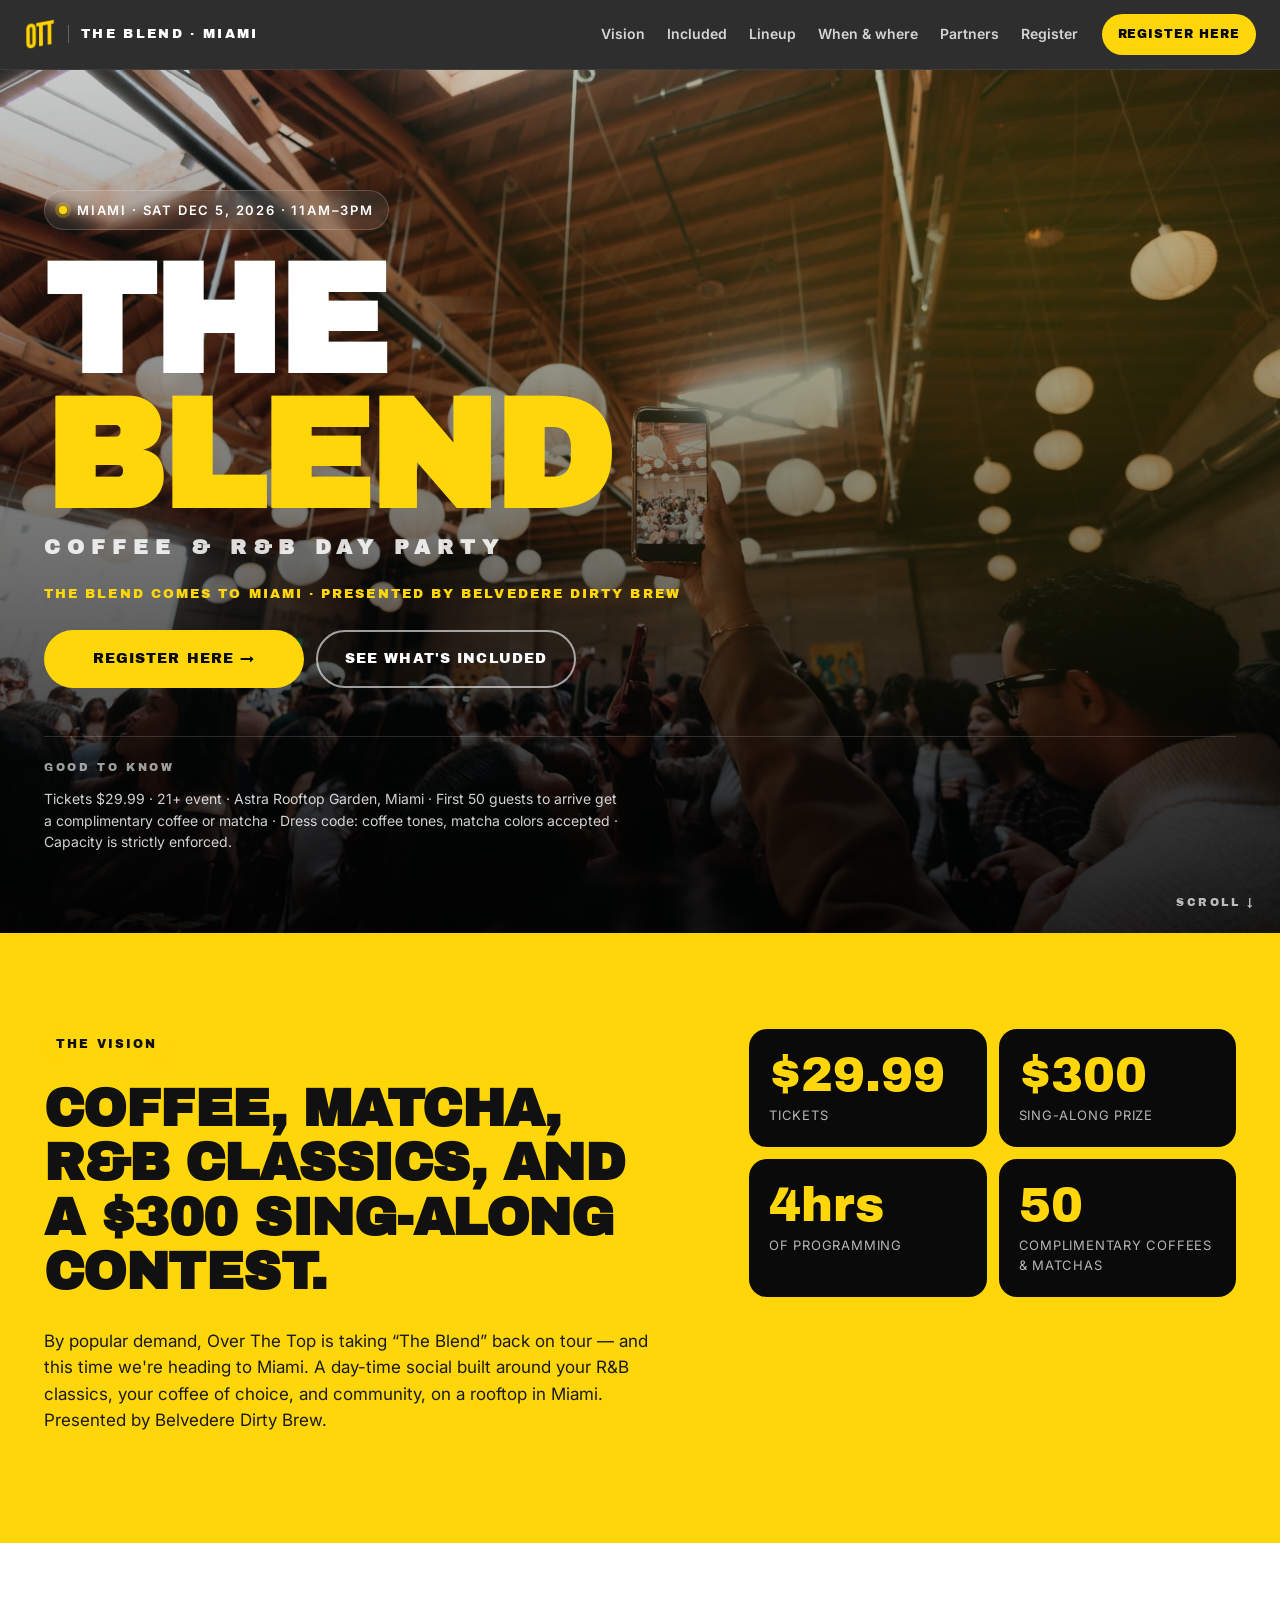
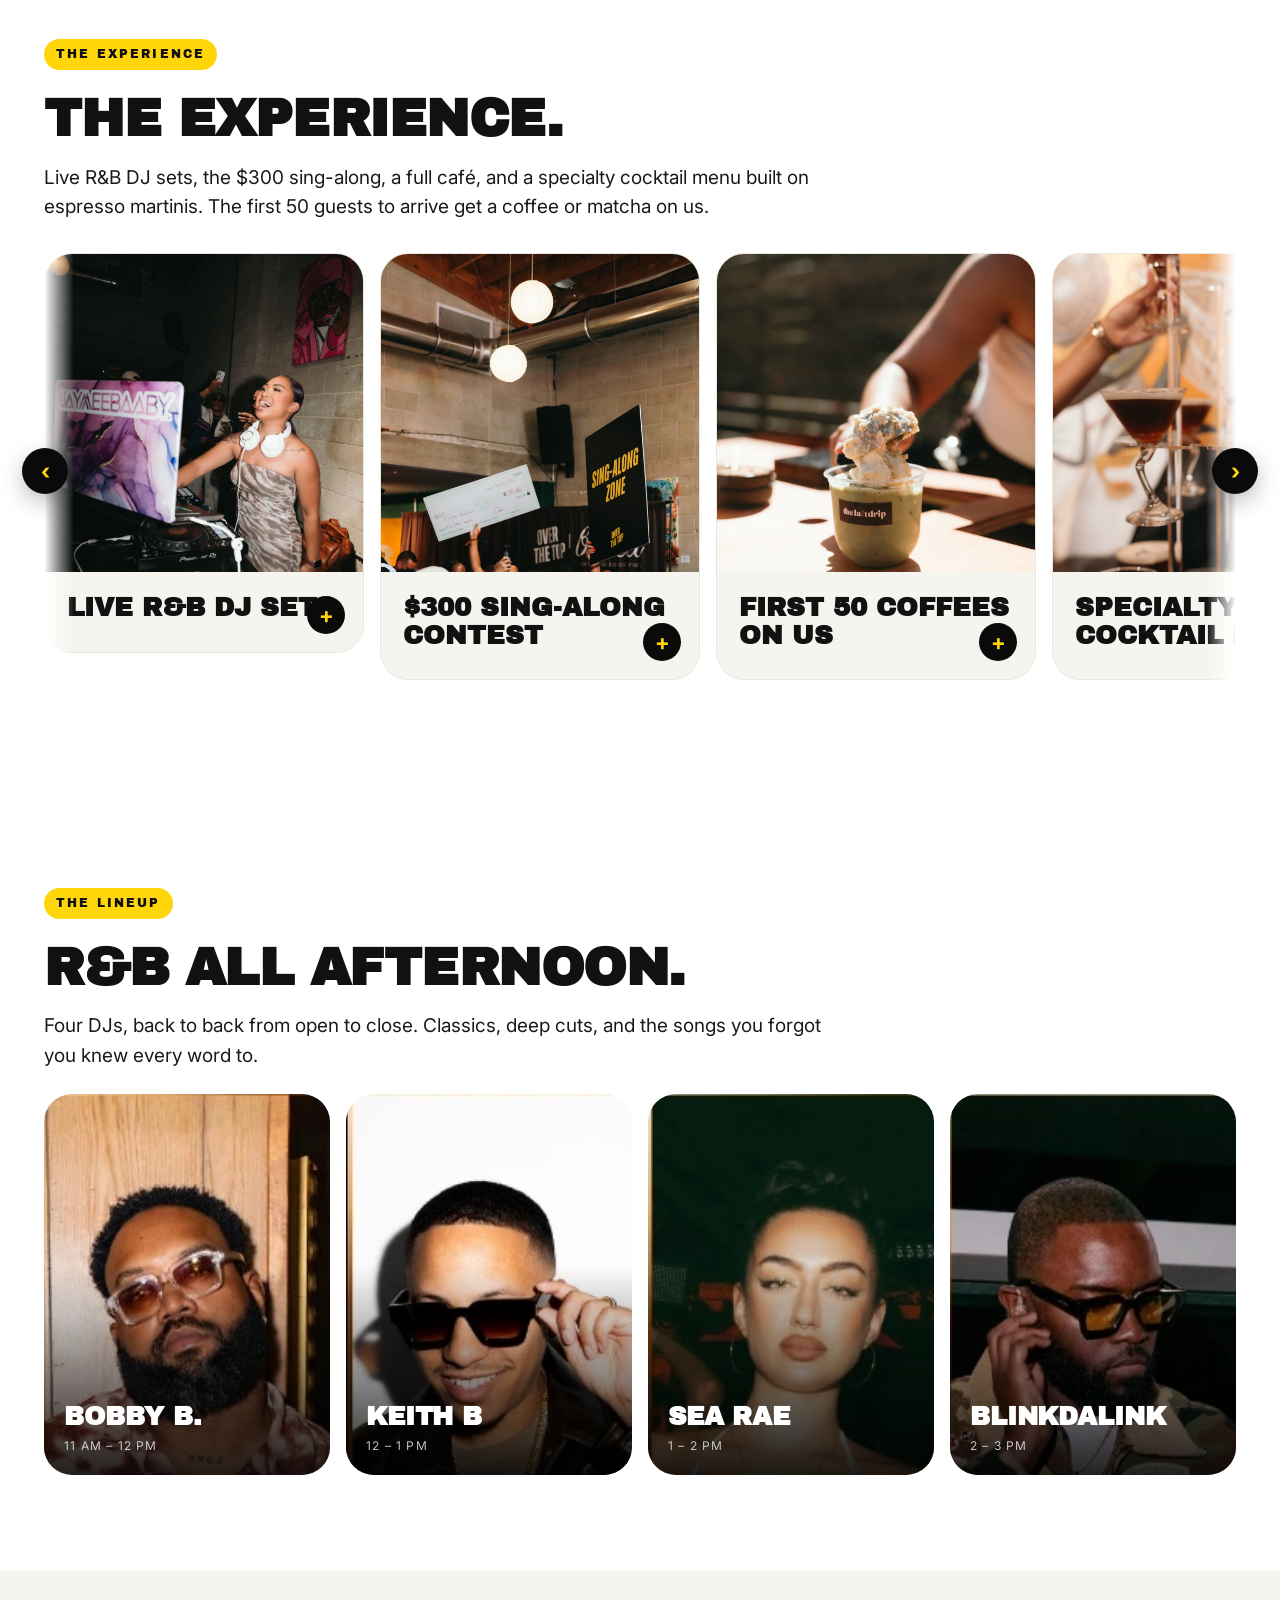
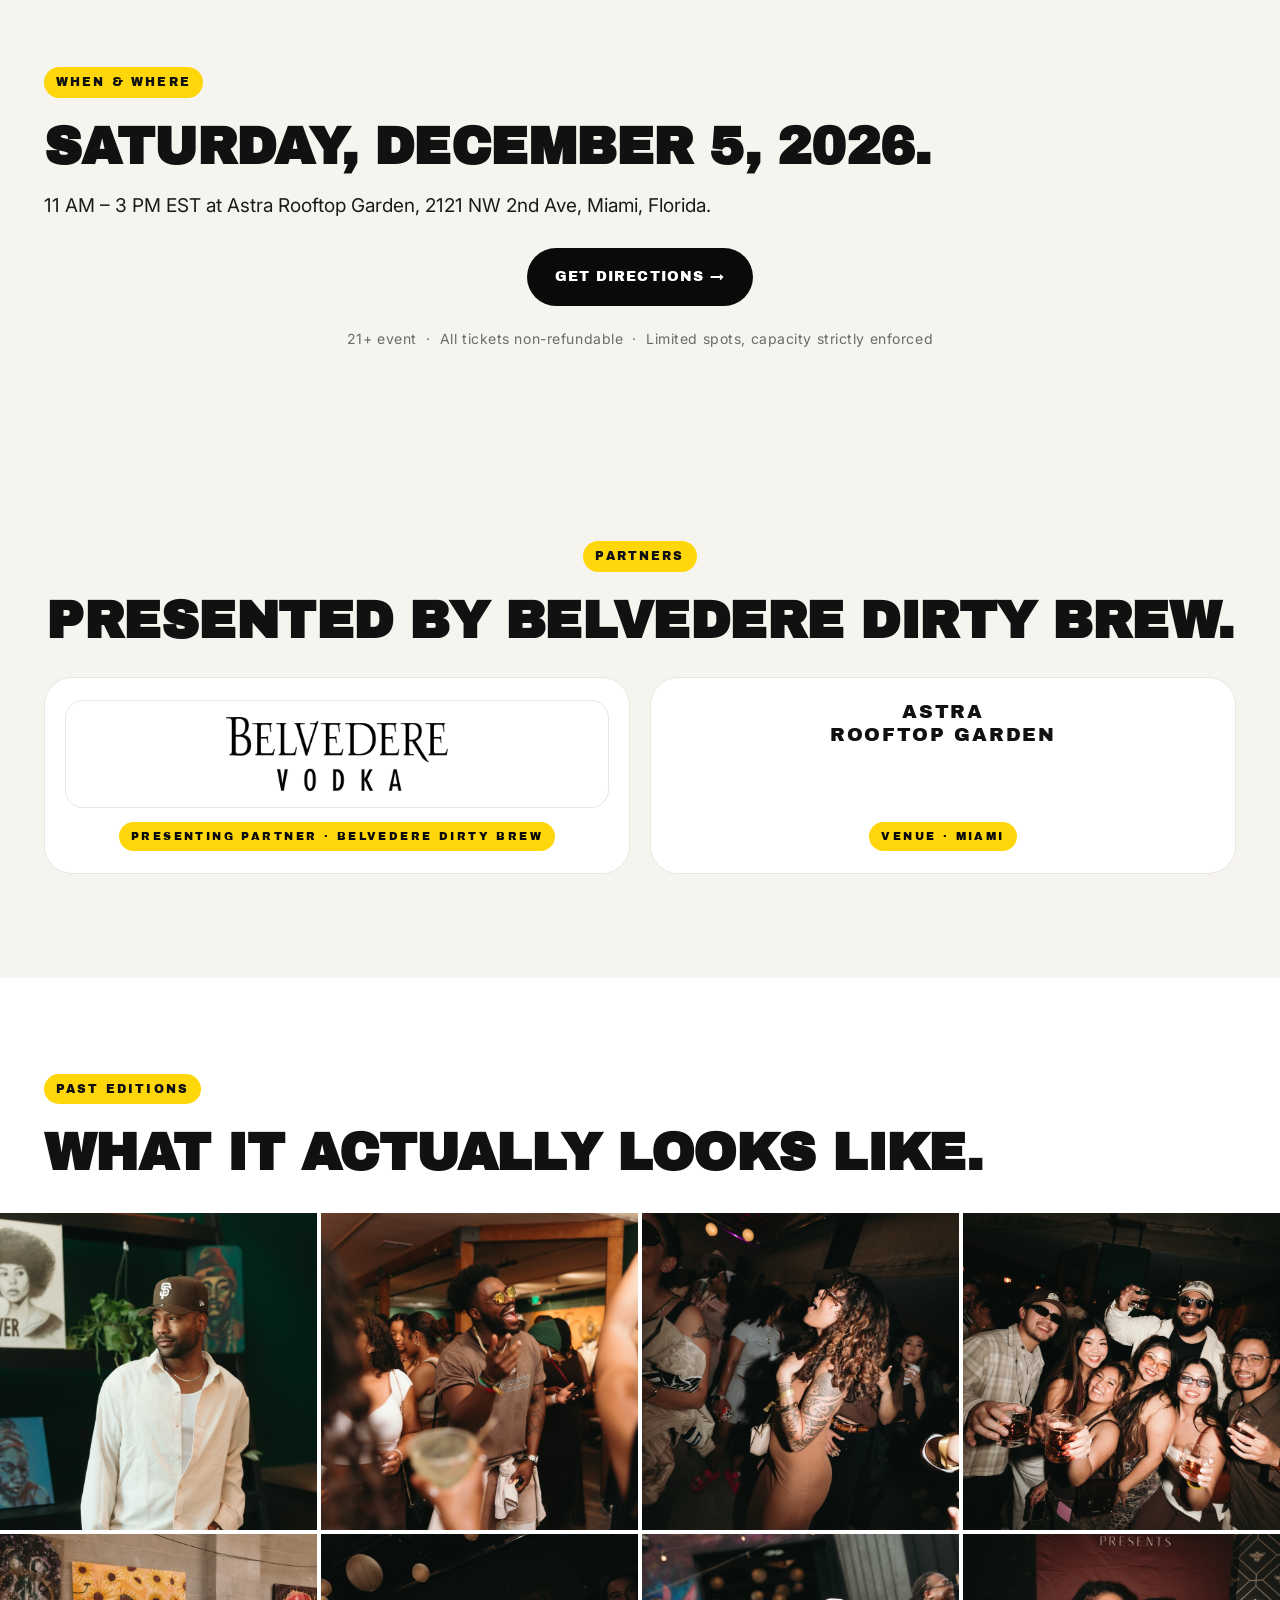
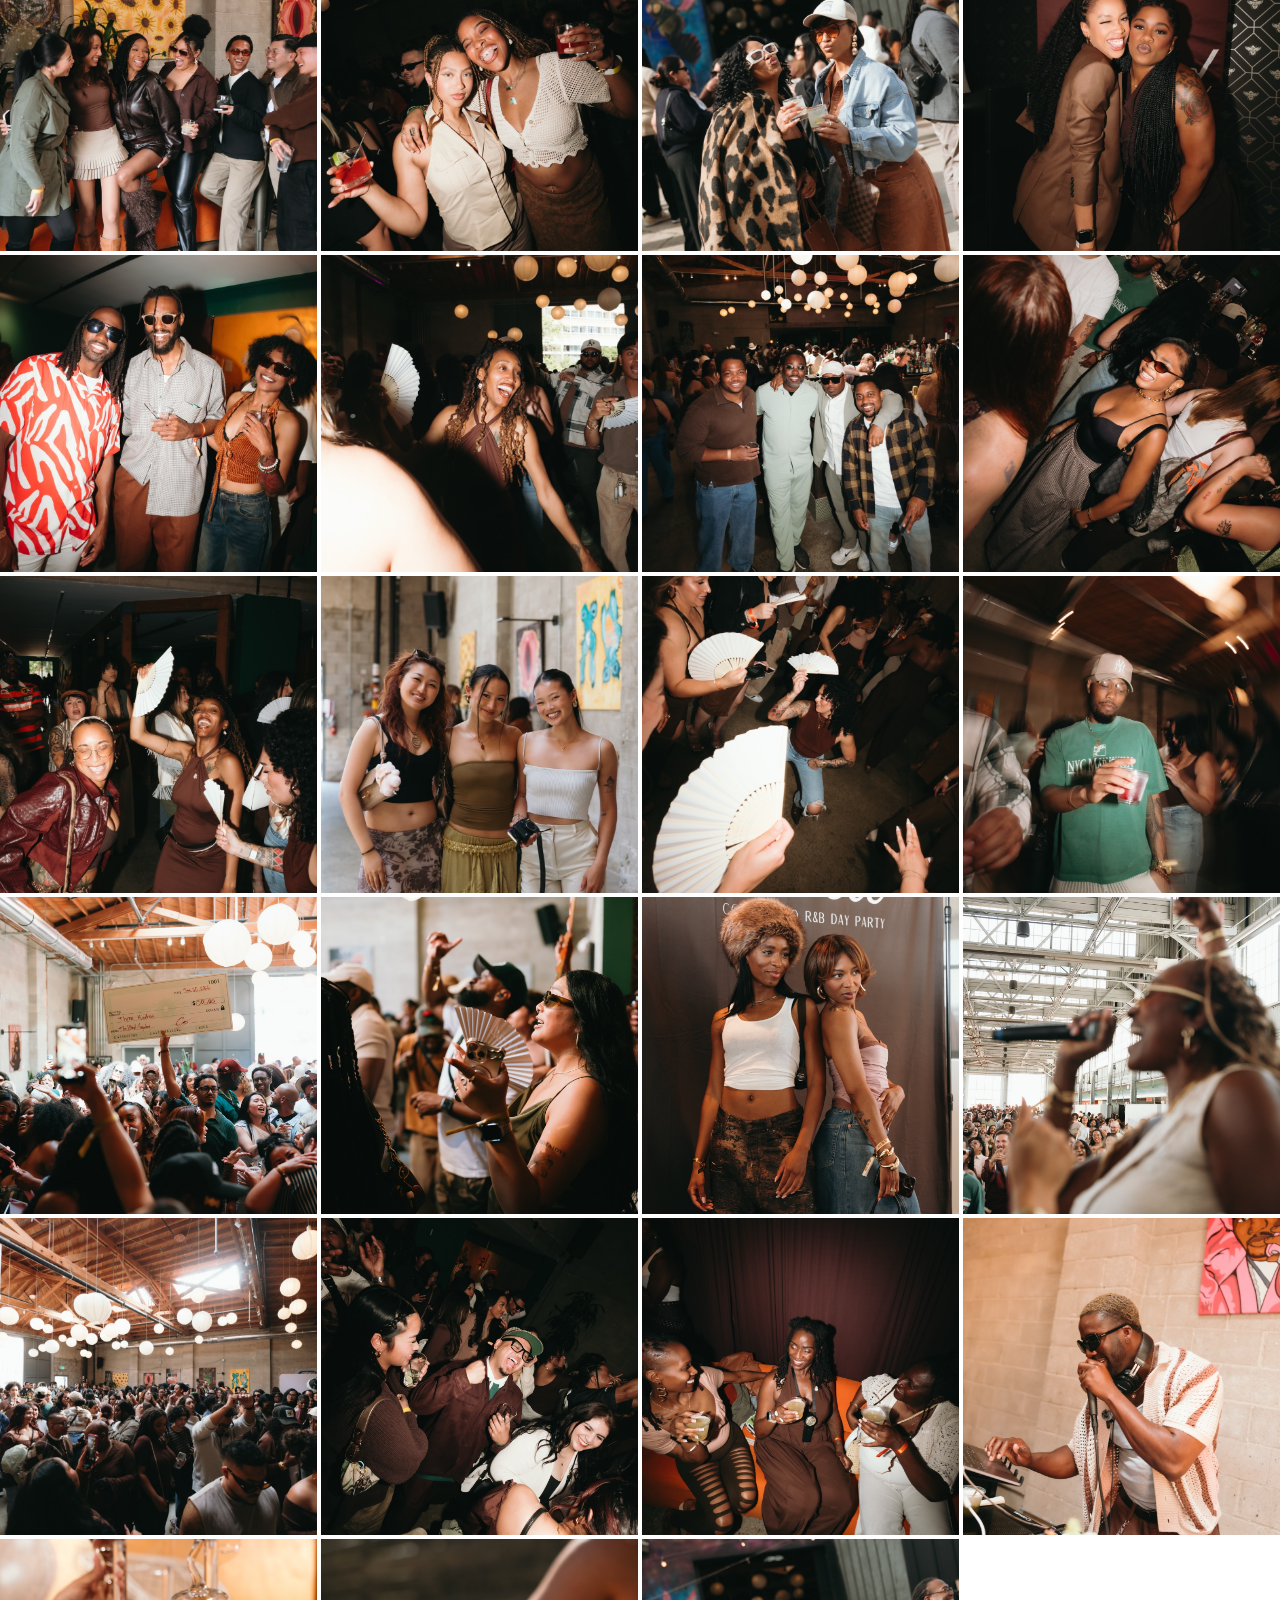
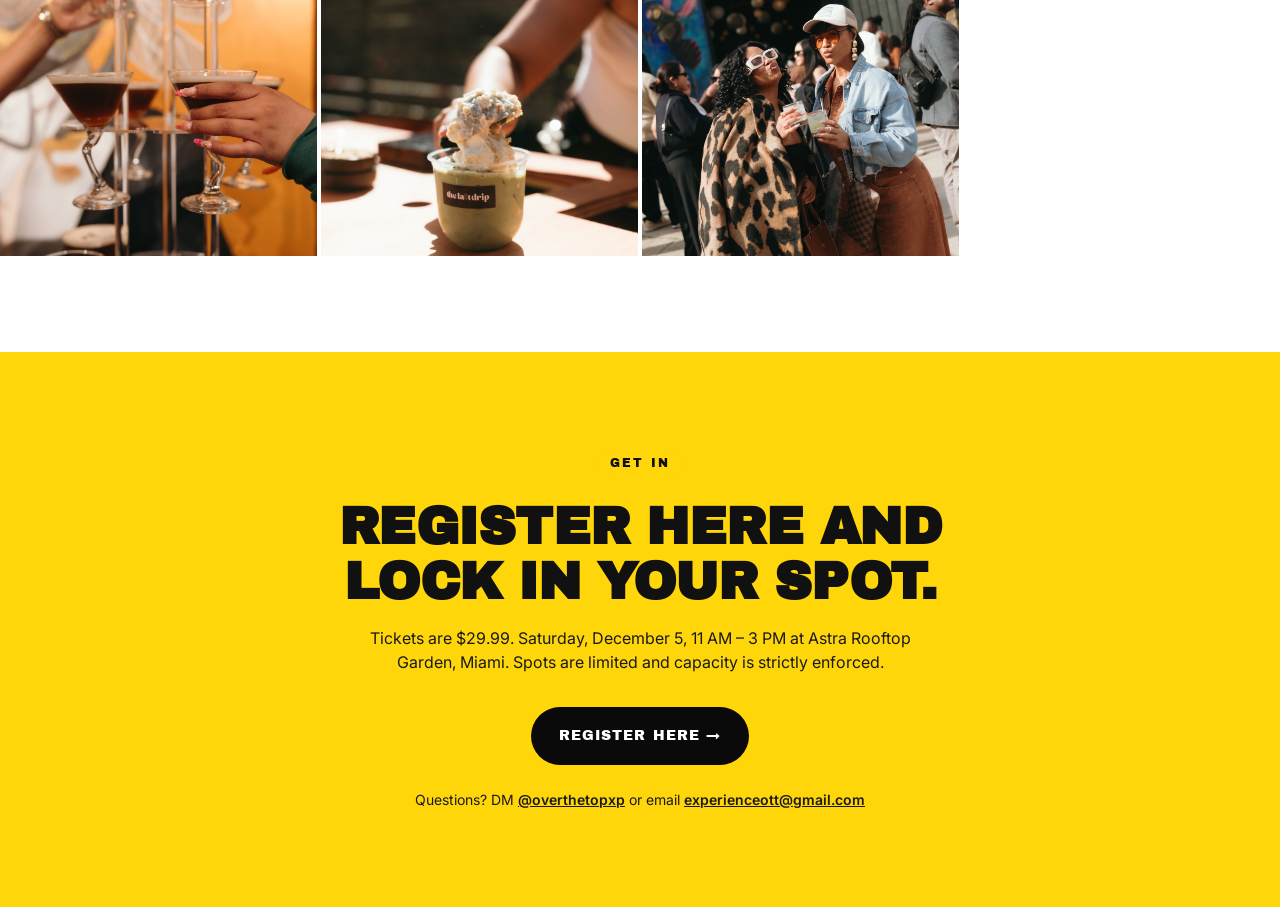
<file: index.html>
<!doctype html>
<html lang="en">
<head>
<meta charset="utf-8" />
<meta name="viewport" content="width=device-width, initial-scale=1, viewport-fit=cover" />
<meta name="theme-color" content="#FFD60A" />
<title>The Blend: Coffee &amp; R&amp;B Day Party · Miami · December 5, 2026</title>
<meta name="description" content="The Blend comes to Miami. Over The Top's Coffee &amp; R&amp;B Day Party, presented by Belvedere Dirty Brew, on Saturday, December 5, 2026, 11AM-3PM at Astra Rooftop Garden. R&amp;B classics, coffee &amp; matcha, espresso martinis, and a $300 sing-along. Tickets $29.99. Register now. 21+." />

<meta property="og:title" content="The Blend: Coffee &amp; R&amp;B Day Party · Miami · Dec 5, 2026" />
<meta property="og:description" content="Over The Top's Coffee &amp; R&amp;B Day Party comes to Miami. Saturday, December 5, 2026, 11AM-3PM at Astra Rooftop Garden. Presented by Belvedere Dirty Brew. Register now. 21+." />
<meta property="og:type" content="website" />
<meta property="og:image" content="https://gabrielgalarza.github.io/the-blend-coffee-and-rb-miami/images/hero.jpg" />

<link rel="preconnect" href="https://fonts.googleapis.com" />
<link rel="preconnect" href="https://fonts.gstatic.com" crossorigin />
<link href="https://fonts.googleapis.com/css2?family=Archivo+Black&family=Inter:wght@400;500;600;700;800;900&display=swap" rel="stylesheet" />

<link rel="stylesheet" href="styles.css?v=4" />

<!-- Meta Pixel Code (OTT pixel, same as Vegas/LA) -->
<script>
!function(f,b,e,v,n,t,s)
{if(f.fbq)return;n=f.fbq=function(){n.callMethod?
n.callMethod.apply(n,arguments):n.queue.push(arguments)};
if(!f._fbq)f._fbq=n;n.push=n;n.loaded=!0;n.version='2.0';
n.queue=[];t=b.createElement(e);t.async=!0;
t.src=v;s=b.getElementsByTagName(e)[0];
s.parentNode.insertBefore(t,s)}(window, document,'script',
'https://connect.facebook.net/en_US/fbevents.js');
fbq('init', '1495548463835448');
fbq('track', 'PageView');
</script>
<noscript><img height="1" width="1" style="display:none"
src="https://www.facebook.com/tr?id=1495548463835448&ev=PageView&noscript=1"
/></noscript>
<!-- End Meta Pixel Code -->
</head>
<body>

<!--
  REGISTRATION
  Every CTA is a plain link to the SweatPals event page, per the house rule in
  the OTT page template. This replaced a transparent-iframe overlay that opened
  checkout in a modal on this page.

  Two reasons it went, both from the template's notes and from this page:
  the overlay returned "event not found" for Gabriel on Vegas, and it had to
  name one price tier id, which went stale the moment the early-bird tier sold
  out - the page went on advertising $19.99 after GA had moved to $29.99.
  The event page always sells whatever tier is current, and showed the waitlist
  on its own before sales opened.

  Miami event alias: the-blend-coffee-and-rb-miami
-->
<header class="nav">
  <a href="#top" class="nav__brand">
    <img class="brand-mark" src="logos/ott.png" alt="Over The Top" />
    <span class="brand-divider"></span>
    <span class="brand-event">THE BLEND · MIAMI</span>
  </a>
  <nav class="nav__links">
    <a href="#vision">Vision</a>
    <a href="#included">Included</a>
    <a href="#lineup">Lineup</a>
    <a href="#venue">When &amp; where</a>
    <a href="#partners">Partners</a>
    <a href="#register">Register</a>
  </nav>
  <a class="btn btn--small btn--yellow" data-register href="https://sweatpals.com/event/the-blend-coffee-and-rb-miami" target="_blank" rel="noopener">Register here</a>
</header>

<!-- HERO -->
<section class="hero" id="top">
  <img class="hero__bg" src="images/hero.jpg" alt="The Blend Coffee &amp; R&amp;B Day Party crowd" />
  <!-- Hero loop. src is attached by script.js, not written here, so phones and
       reduced-motion visitors never download the file at all. The poster is the
       same still as the img above, so there is nothing to see while it buffers. -->
  <video class="hero__bg hero__bg--video" muted loop playsinline preload="none"
         poster="images/hero.jpg" aria-hidden="true" data-hero-video="images/hero.mp4"></video>
  <div class="hero__overlay"></div>
  <div class="hero__content">
    <div class="hero__eyebrow">
      <span class="dot"></span> Miami · Sat Dec 5, 2026 · 11AM&ndash;3PM
    </div>
    <h1 class="hero__title">
      <span class="line">THE</span>
      <span class="line line--yellow">BLEND</span>
      <span class="line line--small">COFFEE &amp; R&amp;B DAY PARTY</span>
    </h1>
    <p style="font-family:var(--display); font-size:13px; letter-spacing:.16em; text-transform:uppercase; color:var(--yellow); margin:0 0 26px;">The Blend comes to Miami · Presented by Belvedere Dirty Brew</p>
    <div class="hero__ctas">
      <a class="btn btn--yellow btn--lg" data-register href="https://sweatpals.com/event/the-blend-coffee-and-rb-miami" target="_blank" rel="noopener">Register here &#8594;</a>
      <a class="btn btn--ghost btn--lg" href="#included">See what's included</a>
    </div>
    <div class="hero__partners">
      <span class="hero__partners-label">Good to know</span>
      <p style="font-size:14px; color:rgba(255,255,255,.82); margin:0; max-width:580px;">
        Tickets $29.99 · 21+ event · Astra Rooftop Garden, Miami · First 50 guests to arrive get a
        complimentary coffee or matcha · Dress code: coffee tones, matcha colors accepted ·
        Capacity is strictly enforced.
      </p>
    </div>
  </div>
  <div class="hero__scroll">scroll &darr;</div>
</section>

<!-- VISION + STATS -->
<section class="band band--yellow" id="vision">
  <div class="container">
    <div class="vision__grid">
      <div class="vision__copy">
        <span class="kicker">The vision</span>
        <h2 class="h2">Coffee, matcha, R&amp;B classics, and a $300 sing-along contest.</h2>
        <p>
          By popular demand, Over The Top is taking &ldquo;The Blend&rdquo; back on tour &mdash; and this time we're
          heading to Miami. A day-time social built around your R&amp;B classics, your coffee of choice, and
          community, on a rooftop in Miami. Presented by Belvedere Dirty Brew.
        </p>
      </div>
      <div class="vision__stats">
        <div class="stat"><div class="stat__num">$29.99</div><div class="stat__label">Tickets</div></div>
        <div class="stat"><div class="stat__num">$300</div><div class="stat__label">Sing-along prize</div></div>
        <div class="stat"><div class="stat__num">4hrs</div><div class="stat__label">Of programming</div></div>
        <div class="stat"><div class="stat__num">50</div><div class="stat__label">Complimentary coffees &amp; matchas</div></div>
      </div>
    </div>
  </div>
</section>

<!-- INCLUDED -->
<section class="band" id="included">
  <div class="container">
    <span class="kicker">The experience</span>
    <h2 class="h2">The experience.</h2>
    <p class="lede" style="margin:-12px 0 24px; max-width:780px;">
      Live R&amp;B DJ sets, the $300 sing-along, a full café, and a specialty cocktail menu built on espresso
      martinis. The first 50 guests to arrive get a coffee or matcha on us.
    </p>

    <div class="rail" data-rail>
      <button class="rail__nav rail__nav--prev" type="button" aria-label="Previous">&lsaquo;</button>
      <div class="rail__viewport">
        <div class="rail__track">

          <article class="card card--rail" data-card>
            <img class="card__img" src="images/dj-set.jpg" alt="A live R&amp;B DJ set at The Blend" />
            <div class="card__body">
              <h3 class="card__title">Live R&amp;B DJ Sets</h3>
              <div class="card__expand">
                <p>R&amp;B classics all afternoon. Bobby B., Keith B, Sea Rae and Blinkdalink, back to back from open to close.</p>
              </div>
              <button class="card__toggle" aria-label="Expand">+</button>
            </div>
          </article>

          <article class="card card--rail" data-card>
            <img class="card__img" src="images/singalong-cash-prize.jpg" alt="Winner holding the sing-along prize at a past Blend" />
            <div class="card__body">
              <h3 class="card__title">$300 Sing-Along Contest</h3>
              <div class="card__expand">
                <p>Grab the mic for the $300 sing-along contest by OTT. Your R&amp;B moment, best voice takes the cash.</p>
              </div>
              <button class="card__toggle" aria-label="Expand">+</button>
            </div>
          </article>

          <article class="card card--rail" data-card>
            <img class="card__img" src="images/cafe.jpg" alt="Coffee and matcha lattes at the café" />
            <div class="card__body">
              <h3 class="card__title">First 50 Coffees On Us</h3>
              <div class="card__expand">
                <p>The first 50 coffees or matchas are on OTT. After that the café is open all afternoon for coffee and matcha lattes.</p>
              </div>
              <button class="card__toggle" aria-label="Expand">+</button>
            </div>
          </article>

          <article class="card card--rail" data-card>
            <img class="card__img" src="images/espresso-martini.jpg" alt="Espresso martinis from the specialty cocktail menu" />
            <div class="card__body">
              <h3 class="card__title">Specialty Cocktail Menu</h3>
              <div class="card__expand">
                <p>Espresso martinis and more, presented by Belvedere Dirty Brew. 21+.</p>
              </div>
              <button class="card__toggle" aria-label="Expand">+</button>
            </div>
          </article>

          <article class="card card--rail" data-card>
            <img class="card__img" src="images/coffee-matcha.jpg" alt="Café lattes" />
            <div class="card__body">
              <h3 class="card__title">The Café</h3>
              <div class="card__expand">
                <p>Coffee and matcha lattes served all afternoon. Dress code: coffee tones &mdash; matcha colors accepted.</p>
              </div>
              <button class="card__toggle" aria-label="Expand">+</button>
            </div>
          </article>

        </div>
      </div>
      <button class="rail__nav rail__nav--next" type="button" aria-label="Next">&rsaquo;</button>
    </div>
  </div>
</section>

<!--
  VIP / MEMBERS. Still hidden, but no longer because the tier is missing: as of
  2026-11-11 Miami IS selling VIP (13 sold, $99.99 list, going out around $69.99).
  It stays hidden because the copy below is Vegas's, carried over unchanged and
  never checked against what Miami VIP actually includes. Check it, then remove
  `hidden` - do not just un-hide it.
-->
<section class="band band--dark" id="vip" hidden>
  <div class="container">
    <span class="kicker kicker--yellow">VIP / Members</span>
    <h2 class="h2 h2--light">What's included with VIP access.</h2>
    <p class="lede" style="color:rgba(255,255,255,.7); margin:-12px 0 24px; max-width:780px;">
      VIP tickets include coffee, matcha and specialty cocktails. OTT members are automatically VIPs. Your membership
      includes VIP access.
    </p>

    <div class="rail" data-rail>
      <button class="rail__nav rail__nav--prev" type="button" aria-label="Previous">&lsaquo;</button>
      <div class="rail__viewport">
        <div class="rail__track">

          <article class="card card--rail card--dark" data-card>
            <img class="card__img" src="images/vip-matcha.jpg" alt="Coffee and matcha lattes" />
            <div class="card__body">
              <div class="card__access-row">
                <span class="card__access card__access--vip">Included</span>
                <span class="card__attr">VIP &amp; members</span>
              </div>
              <h3 class="card__title">Coffee &amp; Matcha</h3>
              <p class="card__sub">Café lattes included with VIP</p>
              <div class="card__expand">
                <p>Coffee and matcha lattes are included for VIP and members.</p>
              </div>
              <button class="card__toggle" aria-label="Expand">+</button>
            </div>
          </article>

          <article class="card card--rail card--dark" data-card>
            <img class="card__img" src="images/vip-espresso.jpg" alt="Espresso martini tower" />
            <div class="card__body">
              <div class="card__access-row">
                <span class="card__access card__access--vip">Included · 21+</span>
                <span class="card__attr">VIP &amp; members</span>
              </div>
              <h3 class="card__title">Specialty Cocktails</h3>
              <p class="card__sub">Included with VIP</p>
              <div class="card__expand">
                <p>Specialty cocktails are included for VIP and members. 21+.</p>
              </div>
              <button class="card__toggle" aria-label="Expand">+</button>
            </div>
          </article>

          <article class="card card--rail card--dark" data-card>
            <img class="card__img" src="images/vip-lounge.jpg" alt="OTT members at a past Blend" />
            <div class="card__body">
              <div class="card__access-row">
                <span class="card__access card__access--vip">Members</span>
                <span class="card__attr">automatic</span>
              </div>
              <h3 class="card__title">Members Are VIP</h3>
              <p class="card__sub">Your membership includes VIP access</p>
              <div class="card__expand">
                <p>OTT members are automatically VIPs at The Blend. No separate VIP ticket needed.</p>
              </div>
              <button class="card__toggle" aria-label="Expand">+</button>
            </div>
          </article>

        </div>
      </div>
      <button class="rail__nav rail__nav--next" type="button" aria-label="Next">&rsaquo;</button>
    </div>
  </div>
</section>

<!-- DJ LINEUP. Photos are cropped from the event flyer, so they are only 184x245 -
     swap in the originals if they ever look soft. Tiles are 3:4 to match .dj. -->
<section class="band" id="lineup">
  <div class="container">
    <span class="kicker">The lineup</span>
    <h2 class="h2">R&amp;B all afternoon.</h2>
    <p class="lede" style="margin:-12px 0 24px; max-width:780px;">
      Four DJs, back to back from open to close. Classics, deep cuts, and the songs you forgot you knew every
      word to.
    </p>

    <div class="dj-grid">
      <article class="dj">
        <img class="dj__img" src="images/dj-bobby-b.jpg" alt="Bobby B." />
        <div class="dj__overlay">
          <h3 class="dj__name">Bobby B.</h3>
          <p class="dj__role">11 AM &ndash; 12 PM</p>
        </div>
      </article>

      <article class="dj">
        <img class="dj__img" src="images/dj-keith-b.jpg" alt="Keith B" />
        <div class="dj__overlay">
          <h3 class="dj__name">Keith B</h3>
          <p class="dj__role">12 &ndash; 1 PM</p>
        </div>
      </article>

      <article class="dj">
        <img class="dj__img" src="images/dj-sea-rae.jpg" alt="Sea Rae" />
        <div class="dj__overlay">
          <h3 class="dj__name">Sea Rae</h3>
          <p class="dj__role">1 &ndash; 2 PM</p>
        </div>
      </article>

      <article class="dj">
        <img class="dj__img" src="images/dj-blinkdalink.jpg" alt="Blinkdalink" />
        <div class="dj__overlay">
          <h3 class="dj__name">Blinkdalink</h3>
          <p class="dj__role">2 &ndash; 3 PM</p>
        </div>
      </article>
    </div>
  </div>
</section>

<!-- WHEN & WHERE -->
<section class="band band--cream" id="venue">
  <div class="container">
    <span class="kicker">When &amp; where</span>
    <h2 class="h2">Saturday, December 5, 2026.</h2>
    <p class="lede" style="margin:-12px 0 28px; max-width:780px;">
      11 AM &ndash; 3 PM EST at Astra Rooftop Garden, 2121 NW 2nd Ave, Miami, Florida.
    </p>
    <div class="cta-row">
      <a class="btn btn--black btn--lg" href="https://www.google.com/maps/search/?api=1&amp;query=Astra%20Rooftop%20Garden%2C%202121%20NW%202nd%20Ave%2C%20Miami%2C%20FL" target="_blank" rel="noopener">Get directions &#8594;</a>
    </div>
    <p style="text-align:center; margin:22px 0 0; font-size:14px; color:var(--gray-500); letter-spacing:.04em;">
      21+ event &nbsp;·&nbsp; All tickets non-refundable &nbsp;·&nbsp; Limited spots, capacity strictly enforced
    </p>
  </div>
</section>

<!-- PARTNERS. TODO(miami): add the venue partner tile alongside Belvedere once signed. -->
<section class="band band--cream" id="partners">
  <div class="container text-center">
    <span class="kicker">Partners</span>
    <h2 class="h2">Presented by Belvedere Dirty Brew.</h2>
    <div class="partner-pair">
      <div class="partner-pair__item">
        <img class="presenting__logo" src="logos/belvedere.png" alt="Belvedere" style="object-fit:contain;" />
        <span class="presenting__label">Presenting partner · Belvedere Dirty Brew</span>
      </div>
      <div class="partner-pair__item">
        <div class="partner-pair__wordmark">Astra<br />Rooftop Garden</div>
        <span class="presenting__label">Venue · Miami</span>
      </div>
    </div>
  </div>
</section>

<!-- GALLERY -->
<section class="band" id="gallery">
  <div class="container">
    <span class="kicker">Past editions</span>
    <h2 class="h2">What it actually looks like.</h2>
  </div>
  <div class="gallery">
    <img src="images/gallery-1.jpg" alt="" loading="lazy" />
    <img src="images/gallery-2.jpg" alt="" loading="lazy" />
    <img src="images/gallery-3.jpg" alt="" loading="lazy" />
    <img src="images/gallery-4.jpg" alt="" loading="lazy" />
    <img src="images/gallery-5.jpg" alt="" loading="lazy" />
    <img src="images/gallery-6.jpg" alt="" loading="lazy" />
    <img src="images/gallery-7.jpg" alt="" loading="lazy" />
    <img src="images/gallery-8.jpg" alt="" loading="lazy" />
    <img src="images/gallery-9.jpg" alt="" loading="lazy" />
    <img src="images/gallery-10.jpg" alt="" loading="lazy" />
    <img src="images/gallery-11.jpg" alt="" loading="lazy" />
    <img src="images/gallery-12.jpg" alt="" loading="lazy" />
    <img src="images/gallery-13.jpg" alt="" loading="lazy" />
    <img src="images/gallery-14.jpg" alt="" loading="lazy" />
    <img src="images/gallery-15.jpg" alt="" loading="lazy" />
    <img src="images/gallery-16.jpg" alt="" loading="lazy" />
    <img src="images/cash-prize.jpg" alt="" loading="lazy" />
    <img src="images/fans.jpg" alt="" loading="lazy" />
    <img src="images/gallery30.jpg" alt="" loading="lazy" />
    <img src="images/gallery31.jpg" alt="" loading="lazy" />
    <img src="images/hella-bees.jpg" alt="" loading="lazy" />
    <img src="images/singalong.jpg" alt="" loading="lazy" />
    <img src="images/vip-lounge.jpg" alt="" loading="lazy" />
    <img src="images/dj-flygerian-jeff.jpg" alt="" loading="lazy" />
    <img src="images/espresso-martini.jpg" alt="" loading="lazy" />
    <img src="images/the-last-drip.jpg" alt="" loading="lazy" />
    <img src="images/venue.jpg" alt="" loading="lazy" />
  </div>
</section>

<!-- REGISTER -->
<section class="band band--yellow" id="register">
  <div class="container container--narrow text-center">
    <span class="kicker">Get in</span>
    <h2 class="h2" style="margin-bottom:16px;">Register here and lock in your spot.</h2>
    <p style="margin:0 auto 32px; max-width:560px; font-size:16px; color:var(--ink-2);">
      Tickets are $29.99. Saturday, December 5, 11 AM &ndash; 3 PM at Astra Rooftop Garden, Miami. Spots are
      limited and capacity is strictly enforced.
    </p>
    <div class="cta-row">
      <a class="btn btn--black btn--lg" data-register href="https://sweatpals.com/event/the-blend-coffee-and-rb-miami" target="_blank" rel="noopener">Register here &#8594;</a>
    </div>
    <p style="margin:24px 0 0; font-size:14px; color:var(--ink-2);">
      Questions? DM <a href="https://instagram.com/overthetopxp" target="_blank" rel="noopener" style="font-weight:600; text-decoration:underline;">@overthetopxp</a>
      or email <a href="mailto:experienceott@gmail.com" style="font-weight:600; text-decoration:underline;">experienceott@gmail.com</a>
    </p>
  </div>
</section>

<script src="script.js?v=4"></script>
</body>
</html>
</file>
<file: styles.css>
/* ============ TOKENS ============ */
:root {
  --yellow: #FFD60A;
  --yellow-deep: #F5C400;
  --black: #0A0A0A;
  --ink: #111111;
  --ink-2: #1a1a1a;
  --gray-100: #F5F4EE;
  --gray-200: #E8E6DD;
  --gray-500: #6B6B66;
  --white: #FFFFFF;

  --radius: 18px;
  --radius-lg: 28px;

  --container: 1240px;
  --container-narrow: 820px;

  --shadow-sm: 0 4px 14px rgba(0,0,0,.08);
  --shadow-md: 0 14px 40px rgba(0,0,0,.18);

  --display: "Archivo Black", "Inter", system-ui, -apple-system, "Segoe UI", sans-serif;
  --body: "Inter", system-ui, -apple-system, "Segoe UI", sans-serif;
}

* { box-sizing: border-box; }
html, body { margin: 0; padding: 0; }
html { scroll-behavior: smooth; -webkit-text-size-adjust: 100%; }

body {
  font-family: var(--body);
  color: var(--ink);
  background: var(--white);
  line-height: 1.55;
  -webkit-font-smoothing: antialiased;
  text-rendering: optimizeLegibility;
}

img { display: block; max-width: 100%; }
a { color: inherit; }
button { font: inherit; }

/* ============ LAYOUT HELPERS ============ */
.container {
  max-width: var(--container);
  margin: 0 auto;
  padding: 0 24px;
}
.container--narrow { max-width: var(--container-narrow); }
.text-center { text-align: center; }

.kicker {
  display: inline-block;
  font-family: var(--display);
  font-size: 12px;
  letter-spacing: 0.18em;
  text-transform: uppercase;
  color: var(--ink);
  background: var(--yellow);
  padding: 6px 12px;
  border-radius: 999px;
  margin-bottom: 22px;
}
.kicker--yellow { background: var(--yellow); color: var(--black); }

.h2 {
  font-family: var(--display);
  font-weight: 900;
  font-size: clamp(28px, 4.5vw, 52px);
  line-height: 1.05;
  letter-spacing: -0.01em;
  margin: 0 0 28px;
  text-transform: uppercase;
}
.h2--light { color: var(--white); }

.lede {
  font-size: clamp(16px, 1.6vw, 19px);
  color: var(--ink-2);
  max-width: 640px;
  margin: 0 auto 32px;
}

/* ============ NAV ============ */
.nav {
  position: sticky;
  top: 0;
  z-index: 50;
  display: flex;
  align-items: center;
  gap: 24px;
  padding: 14px 24px;
  background: rgba(10,10,10,.85);
  backdrop-filter: blur(14px);
  -webkit-backdrop-filter: blur(14px);
  color: var(--white);
  border-bottom: 1px solid rgba(255,255,255,.08);
}
.nav__brand {
  display: flex;
  align-items: center;
  gap: 12px;
  text-decoration: none;
  font-family: var(--display);
  letter-spacing: 0.04em;
}
.brand-mark {
  display: block;
  height: 32px;
  width: auto;
}
.brand-mark--lg { height: 60px; }
.brand-divider {
  width: 1px; height: 18px;
  background: rgba(255,255,255,.25);
}
.brand-event {
  font-size: 13px;
  letter-spacing: 0.18em;
  text-transform: uppercase;
  white-space: nowrap;
}
/* "THE BLEND · MIAMI" wrapped to three lines on a phone and pushed the bar
   to ~125px tall. Tighten it instead of letting it wrap. */
@media (max-width: 480px) {
  .brand-event { font-size: 11px; letter-spacing: 0.1em; }
  .brand-mark { height: 26px; }
  .nav__brand { gap: 8px; }
}
/* Below ~400px the label collides with the waitlist pill. The OTT mark and
   the hero title both already name the event, so drop it rather than clip it. */
@media (max-width: 400px) {
  .brand-divider, .brand-event { display: none; }
}
.nav__links {
  display: none;
  gap: 22px;
  margin-left: auto;
}
.nav__links a {
  font-size: 14px;
  font-weight: 600;
  color: rgba(255,255,255,.8);
  text-decoration: none;
}
.nav__links a:hover { color: var(--yellow); }
.nav .btn { margin-left: auto; }
@media (min-width: 880px) {
  .nav__links { display: flex; }
  .nav .btn { margin-left: 0; }
}
/* Mobile: drop sticky + z-index so the parent Webflow hamburger dropdown
   can render over our nav without a stacking-context fight. */
@media (max-width: 879px) {
  .nav { position: static; z-index: auto; }
}

/* ============ BUTTONS ============ */
.btn {
  display: inline-flex;
  align-items: center;
  justify-content: center;
  gap: 6px;
  font-family: var(--display);
  font-size: 13px;
  letter-spacing: 0.08em;
  text-transform: uppercase;
  text-decoration: none;
  padding: 12px 18px;
  border-radius: 999px;
  border: 2px solid transparent;
  cursor: pointer;
  transition: transform .15s ease, background .15s ease, color .15s ease, border-color .15s ease;
  white-space: nowrap;
}
.btn:hover { transform: translateY(-1px); }
.btn--small { padding: 9px 14px; font-size: 12px; }
.btn--lg { padding: 16px 26px; font-size: 14px; }
.btn--yellow { background: var(--yellow); color: var(--black); }
.btn--yellow:hover { background: var(--yellow-deep); }
.btn--black { background: var(--black); color: var(--white); }
.btn--black:hover { background: var(--ink-2); }
.btn--ghost { background: transparent; color: var(--white); border-color: rgba(255,255,255,.6); }
.btn--ghost:hover { background: rgba(255,255,255,.1); }
.btn--ghost-dark { background: transparent; color: var(--black); border-color: var(--black); }
.btn--ghost-dark:hover { background: rgba(0,0,0,.06); }

/* ============ HERO ============ */
.hero {
  position: relative;
  min-height: 90vh;
  display: flex;
  align-items: flex-end;
  overflow: hidden;
  color: var(--white);
}
.hero__bg {
  position: absolute;
  inset: 0;
  width: 100%;
  height: 100%;
  object-fit: cover;
  z-index: 0;
}
/* Hidden until script.js decides this visitor should get motion; it then sets
   src and flips this to block. Without that the element renders its poster,
   which is the same still as .hero__bg underneath. */
.hero__bg--video { display: none; }
.hero__overlay {
  position: absolute;
  inset: 0;
  z-index: 1;
  background:
    radial-gradient(ellipse at 80% 20%, rgba(255,214,10,.18), transparent 55%),
    linear-gradient(180deg, rgba(0,0,0,.2) 0%, rgba(0,0,0,.55) 55%, rgba(0,0,0,.85) 100%);
}
.hero__content {
  position: relative;
  z-index: 2;
  width: 100%;
  max-width: var(--container);
  margin: 0 auto;
  padding: 120px 24px 80px;
}
.hero__eyebrow {
  display: inline-flex;
  align-items: center;
  gap: 10px;
  font-family: var(--body);
  font-weight: 600;
  font-size: 13px;
  letter-spacing: 0.14em;
  text-transform: uppercase;
  background: rgba(255,255,255,.08);
  border: 1px solid rgba(255,255,255,.18);
  padding: 9px 14px;
  border-radius: 999px;
  backdrop-filter: blur(8px);
  margin-bottom: 24px;
}
.hero__eyebrow .dot {
  width: 8px; height: 8px; border-radius: 50%; background: var(--yellow);
  box-shadow: 0 0 0 4px rgba(255,214,10,.25);
}
.hero__title {
  font-family: var(--display);
  font-weight: 900;
  text-transform: uppercase;
  font-size: clamp(56px, 12vw, 180px);
  line-height: 0.88;
  letter-spacing: -0.02em;
  margin: 0 0 28px;
}
.hero__title .line { display: block; }
.hero__title .line--yellow { color: var(--yellow); }
.hero__title .line--small {
  font-size: clamp(16px, 1.6vw, 22px);
  letter-spacing: 0.34em;
  font-weight: 900;
  margin-top: 14px;
  color: rgba(255,255,255,.85);
}
.hero__sub {
  max-width: 620px;
  font-size: clamp(15px, 1.5vw, 18px);
  color: rgba(255,255,255,.85);
  margin: 0 0 32px;
}
.hero__ctas {
  display: flex;
  flex-wrap: wrap;
  gap: 12px;
  margin-bottom: 48px;
}
.hero__ctas .btn--lg { min-width: 260px; }
.hero__partners {
  border-top: 1px solid rgba(255,255,255,.15);
  padding-top: 22px;
}
.hero__partners-label {
  font-family: var(--display);
  font-size: 11px;
  letter-spacing: 0.24em;
  text-transform: uppercase;
  color: rgba(255,255,255,.6);
  display: block;
  margin-bottom: 12px;
}
.hero__partners-label--social { margin-top: 28px; }
.logo-marquee {
  width: 100%;
  max-width: 980px;
  overflow: hidden;
  -webkit-mask-image: linear-gradient(to right, transparent, #000 6%, #000 94%, transparent);
  mask-image: linear-gradient(to right, transparent, #000 6%, #000 94%, transparent);
}
.logo-row {
  display: flex;
  align-items: center;
  width: max-content;
  animation: logo-scroll 36s linear infinite;
}
.logo-row:hover { animation-play-state: paused; }
.logo-row--alt { animation-duration: 30s; }
@keyframes logo-scroll {
  from { transform: translateX(0); }
  to { transform: translateX(-33.333%); }
}
.logo-row img {
  height: 38px;
  width: auto;
  max-width: 130px;
  margin-right: 48px;
  flex: 0 0 auto;
  object-fit: contain;
  object-position: center;
  filter: brightness(0) invert(1);
  opacity: 0.9;
}
@media (max-width: 480px) {
  .logo-row img { height: 32px; max-width: 110px; margin-right: 32px; }
}
@media (prefers-reduced-motion: reduce) {
  .logo-row,
  .partner-track { animation: none; }
}
.hero__scroll {
  position: absolute;
  z-index: 2;
  bottom: 22px;
  right: 24px;
  font-family: var(--display);
  font-size: 11px;
  letter-spacing: 0.24em;
  color: rgba(255,255,255,.7);
  text-transform: uppercase;
}

/* ============ BANDS ============ */
.band {
  padding: 96px 0;
  background: var(--white);
}
.band--yellow { background: var(--yellow); }
.band--cream { background: var(--gray-100); }
.band--dark { background: var(--black); color: var(--white); }
.band--dark .h2 { color: var(--white); }

@media (max-width: 720px) {
  .band { padding: 72px 0; }
}

/* ============ VISION ============ */
.vision__grid {
  display: grid;
  gap: 48px;
}
.vision__copy p { font-size: clamp(15px, 1.4vw, 17px); margin: 0 0 14px; color: var(--ink-2); }
.vision__copy strong { background: rgba(0,0,0,.08); padding: 1px 6px; border-radius: 4px; }
.vision__stats {
  display: grid;
  grid-template-columns: repeat(2, 1fr);
  gap: 12px;
}
.stat {
  background: var(--black);
  color: var(--white);
  padding: 22px 20px;
  border-radius: var(--radius);
}
.stat__num {
  font-family: var(--display);
  font-size: clamp(32px, 4vw, 48px);
  line-height: 1;
  color: var(--yellow);
  margin-bottom: 6px;
}
.stat__label {
  font-size: 13px;
  letter-spacing: 0.06em;
  text-transform: uppercase;
  color: rgba(255,255,255,.7);
}
@media (min-width: 900px) {
  .vision__grid { grid-template-columns: 1.3fr 1fr; align-items: start; gap: 72px; }
  .vision__stats { grid-template-columns: repeat(2, 1fr); }
}

/* ============ SCHEDULE ============ */
.ros-phase-label {
  display: inline-block;
  font-family: var(--display);
  font-size: 11px;
  letter-spacing: 0.18em;
  text-transform: uppercase;
  color: var(--black);
  background: var(--yellow);
  padding: 7px 14px;
  border-radius: 999px;
  margin: 28px 0 6px;
}
.ros-phase-label:first-of-type { margin-top: 8px; }

/* ============ OPERATIONAL ASKS ============ */
.ops-simple {
  list-style: none;
  margin: 0;
  padding: 0;
  max-width: 820px;
}
.ops-simple li {
  display: flex;
  align-items: flex-start;
  gap: 18px;
  padding: 22px 0;
  border-top: 1px solid var(--gray-200);
}
.ops-simple li:first-child { border-top: none; padding-top: 4px; }
.ops-simple h4 {
  font-family: var(--display);
  font-size: clamp(18px, 2vw, 22px);
  text-transform: uppercase;
  letter-spacing: -0.005em;
  margin: 0 0 6px;
  color: var(--ink);
}
.ops-simple p {
  margin: 0;
  font-size: 15px;
  line-height: 1.5;
  color: var(--gray-500);
}
.ops-status {
  display: inline-block;
  flex-shrink: 0;
  width: 12px;
  height: 12px;
  border-radius: 50%;
  margin-top: 10px;
  background: var(--gray-500);
  box-shadow: 0 0 0 3px rgba(0,0,0,.04);
}
.ops-status.is-confirmed { background: #34C759; }
.ops-status.is-pending { background: var(--yellow); }
.ops-status.is-open { background: #FF453A; }

/* ============ VENUE / SITE MAP ============ */
.venue-map {
  margin: 0;
  border-radius: var(--radius-lg);
  overflow: hidden;
  background: var(--white);
  border: 1px solid var(--gray-200);
  box-shadow: var(--shadow-md);
}
.venue-map img {
  width: 100%;
  height: auto;
  display: block;
}
.venue-map figcaption {
  font-family: var(--body);
  font-size: 13px;
  color: var(--gray-500);
  text-align: center;
  padding: 14px 16px;
  background: var(--white);
  letter-spacing: 0.04em;
}
.venue-cta {
  text-align: center;
  margin-top: 28px;
}

.schedule {
  list-style: none;
  margin: 0;
  padding: 0;
  display: grid;
  gap: 0;
}
.schedule li {
  display: grid;
  grid-template-columns: 110px 1fr;
  align-items: baseline;
  padding: 22px 0;
  border-bottom: 1px solid rgba(255,255,255,.1);
  gap: 16px;
}
.schedule li:last-child { border-bottom: none; }
.schedule__time {
  font-family: var(--display);
  font-size: 14px;
  letter-spacing: 0.08em;
  color: var(--yellow);
  text-transform: uppercase;
}
.schedule__title {
  font-family: var(--display);
  font-size: clamp(18px, 2vw, 24px);
  text-transform: uppercase;
  letter-spacing: -0.005em;
  display: block;
}
.schedule__sub {
  display: block;
  font-size: 14px;
  color: rgba(255,255,255,.65);
  margin-top: 4px;
  grid-column: 2;
}
@media (min-width: 720px) {
  .schedule li { grid-template-columns: 160px 1fr; }
}

/* ============ PROGRAMMING GRID ============ */
.prog-grid {
  display: grid;
  gap: 18px;
  grid-template-columns: 1fr;
}
.card {
  position: relative;
  border-radius: var(--radius-lg);
  overflow: hidden;
  background: var(--gray-100);
  border: 1px solid var(--gray-200);
  transition: transform .25s ease, box-shadow .25s ease;
  cursor: pointer;
}
.card:hover { transform: translateY(-3px); box-shadow: var(--shadow-md); }
.card__img {
  width: 100%;
  aspect-ratio: 1 / 1;
  object-fit: cover;
  display: block;
}
/* Portrait shots: anchor crop to top so the subject's face is visible */
.card__img[src*="dj-sets"],
.card__img[src*="singalong"] { object-position: center top; }
.card__body {
  position: relative;
  padding: 22px 22px 24px;
}
.card__partner {
  font-family: var(--display);
  font-size: 10px;
  letter-spacing: 0.06em;
  text-transform: uppercase;
  color: var(--ink);
  background: var(--yellow);
  display: inline-block;
  padding: 5px 10px;
  border-radius: 999px;
  margin-bottom: 12px;
}
.card__title {
  font-family: var(--display);
  font-size: clamp(20px, 2.4vw, 26px);
  line-height: 1.05;
  margin: 0 0 6px;
  text-transform: uppercase;
}
.card__sub {
  font-size: 14px;
  color: var(--gray-500);
  margin: 0;
}
.card__expand {
  max-height: 0;
  overflow: hidden;
  transition: max-height .35s ease, margin .35s ease;
}
.card__expand p {
  margin: 16px 0 0;
  font-size: 15px;
  color: var(--ink-2);
}
.card.is-open .card__expand { max-height: 320px; }
.card__toggle {
  position: absolute;
  right: 18px;
  bottom: 18px;
  width: 38px; height: 38px;
  border-radius: 50%;
  background: var(--black);
  color: var(--yellow);
  border: none;
  font-size: 22px;
  font-weight: 700;
  line-height: 1;
  display: inline-flex;
  align-items: center;
  justify-content: center;
  cursor: pointer;
  transition: transform .25s ease, background .25s ease;
}
.card.is-open .card__toggle { transform: rotate(45deg); background: var(--yellow); color: var(--black); }
.card--feature {
  background: var(--black);
  color: var(--white);
  border-color: var(--black);
}
.card--feature .card__title { color: var(--white); }
.card--feature .card__sub { color: rgba(255,255,255,.7); }
.card--feature .card__expand p { color: rgba(255,255,255,.85); }
.card--feature .card__toggle { background: var(--yellow); color: var(--black); }

@media (min-width: 700px) {
  .prog-grid { grid-template-columns: 1fr 1fr; }
}
@media (min-width: 1080px) {
  .prog-grid { grid-template-columns: repeat(3, 1fr); }
}
/* Mobile: swipeable horizontal carousel instead of a long vertical stack */
@media (max-width: 699px) {
  .prog-grid {
    display: flex;
    overflow-x: auto;
    scroll-snap-type: x mandatory;
    gap: 14px;
    padding-bottom: 14px;
    -webkit-overflow-scrolling: touch;
    scrollbar-width: none;
  }
  .prog-grid::-webkit-scrollbar { display: none; }
  .prog-grid > .card {
    flex: 0 0 86%;
    scroll-snap-align: start;
    align-self: flex-start;
  }
}

/* ============ RAIL (contained scroll carousel with arrows) ============ */
.rail {
  position: relative;
  margin-top: 12px;
}
.rail__viewport {
  overflow-x: auto;
  overflow-y: hidden;
  scroll-snap-type: x mandatory;
  scroll-behavior: smooth;
  scrollbar-width: none;
  -webkit-overflow-scrolling: touch;
  -webkit-mask-image: linear-gradient(to right, transparent, #000 2.5%, #000 97.5%, transparent);
  mask-image: linear-gradient(to right, transparent, #000 2.5%, #000 97.5%, transparent);
  padding: 8px 0 16px;
}
.rail__viewport::-webkit-scrollbar { display: none; }
.rail__track {
  display: flex;
  gap: 16px;
  width: max-content;
}
.rail__track > .card--rail {
  flex: 0 0 320px;
  scroll-snap-align: start;
  align-self: flex-start;
}
@media (max-width: 720px) {
  .rail__track > .card--rail { flex: 0 0 260px; }
}

.rail__nav {
  position: absolute;
  top: 50%;
  transform: translateY(-50%);
  width: 46px;
  height: 46px;
  border-radius: 50%;
  background: var(--black);
  color: var(--yellow);
  border: none;
  cursor: pointer;
  font-size: 22px;
  font-weight: 700;
  line-height: 1;
  z-index: 5;
  display: flex;
  align-items: center;
  justify-content: center;
  box-shadow: 0 8px 22px rgba(0,0,0,.25);
  transition: transform .15s ease, background .15s ease, opacity .2s ease;
  padding: 0;
}
.rail__nav:hover { transform: translateY(-50%) scale(1.08); background: var(--ink-2); }
.rail__nav--prev { left: -22px; }
.rail__nav--next { right: -22px; }
.band--dark .rail__nav { background: var(--yellow); color: var(--black); }
.band--dark .rail__nav:hover { background: var(--yellow-deep); }
@media (max-width: 880px) {
  .rail__nav--prev { left: -10px; }
  .rail__nav--next { right: -10px; }
}
@media (max-width: 720px) {
  .rail__nav { display: none; }
}

/* ============ CARD MARQUEE (legacy, kept for reference) ============ */
.card-marquee {
  overflow: hidden;
  position: relative;
  margin: 32px 0 0;
  padding: 8px 0 16px;
  -webkit-mask-image: linear-gradient(to right, transparent, #000 4%, #000 96%, transparent);
  mask-image: linear-gradient(to right, transparent, #000 4%, #000 96%, transparent);
}
.card-track {
  display: flex;
  gap: 16px;
  width: max-content;
  padding: 0 24px;
  animation: card-scroll 80s linear infinite;
  will-change: transform;
}
.card-track--alt { animation-duration: 70s; }
.card-track:hover { animation-play-state: paused; }
.card-track.is-paused { animation-play-state: paused; }
@keyframes card-scroll {
  from { transform: translateX(0); }
  to { transform: translateX(-50%); }
}
@media (prefers-reduced-motion: reduce) {
  .card-track { animation: none; }
}
.card-track > .card--rail {
  flex: 0 0 320px;
  align-self: flex-start;
}
@media (max-width: 720px) {
  .card-track > .card--rail { flex: 0 0 280px; }
}

/* Dark band card variant (VIP section) */
.card--dark {
  background: var(--ink-2);
  border-color: rgba(255,255,255,.08);
  color: var(--white);
}
.card--dark .card__title { color: var(--white); }
.card--dark .card__sub { color: rgba(255,255,255,.7); }
.card--dark .card__attr { color: rgba(255,255,255,.55); }
.card--dark .card__expand p { color: rgba(255,255,255,.85); }
.card--dark .card__toggle { background: var(--yellow); color: var(--black); }

/* DJ card variant: portrait crop, no toggle */
.card--dj .card__img { object-position: center top; }
.card--dj .card__toggle { display: none; }

/* Touch devices: swap the auto-marquee for a native swipeable rail */
@media (hover: none) and (pointer: coarse) {
  .card-marquee {
    overflow-x: auto;
    overflow-y: hidden;
    scroll-snap-type: x mandatory;
    -webkit-overflow-scrolling: touch;
    scrollbar-width: none;
    -webkit-mask-image: none;
    mask-image: none;
  }
  .card-marquee::-webkit-scrollbar { display: none; }
  .card-track { animation: none; }
  .card-track > .card--rail { scroll-snap-align: start; }
  .card-track > [aria-hidden="true"] { display: none; }
}

/* ============ ACCESS BADGES (free vs paid) ============ */
.access-key {
  display: flex;
  flex-wrap: wrap;
  gap: 8px;
  margin: 0 0 28px;
}
.access {
  font-family: var(--display);
  font-size: 10px;
  letter-spacing: 0.08em;
  text-transform: uppercase;
  padding: 6px 11px;
  border-radius: 999px;
  display: inline-flex;
  align-items: center;
}
.access--free { background: #1F8A3A; color: #fff; }
.access--cash { background: var(--yellow); color: var(--black); }
.access--vip  { background: var(--black); color: var(--yellow); }

.card__access-row {
  display: flex;
  flex-wrap: wrap;
  align-items: center;
  gap: 8px;
  margin-bottom: 12px;
}
.card__access {
  font-family: var(--display);
  font-size: 10px;
  letter-spacing: 0.06em;
  text-transform: uppercase;
  padding: 5px 10px;
  border-radius: 999px;
  display: inline-block;
}
.card__access--free { background: #1F8A3A; color: #fff; }
.card__access--cash { background: var(--yellow); color: var(--black); }
.card__access--vip  { background: var(--black); color: var(--yellow); }
.card__attr {
  font-size: 11px;
  letter-spacing: 0.08em;
  text-transform: uppercase;
  color: var(--gray-500);
}

/* ============ DJ LINEUP ============ */
.dj-grid {
  display: grid;
  gap: 14px;
  grid-template-columns: 1fr;
  margin-top: 16px;
}
.dj {
  position: relative;
  border-radius: var(--radius-lg);
  overflow: hidden;
  aspect-ratio: 3 / 4;
  background: var(--ink-2);
  isolation: isolate;
}
.dj__img {
  width: 100%;
  height: 100%;
  object-fit: cover;
  display: block;
  transition: transform .4s ease;
}
.dj:hover .dj__img { transform: scale(1.04); }
.dj__overlay {
  position: absolute;
  inset: 0;
  display: flex;
  flex-direction: column;
  justify-content: flex-end;
  padding: 20px;
  color: var(--white);
  background: linear-gradient(180deg, transparent 45%, rgba(0,0,0,.85) 100%);
}
.dj__name {
  font-family: var(--display);
  font-size: clamp(20px, 2vw, 26px);
  text-transform: uppercase;
  letter-spacing: -0.005em;
  margin: 0;
  line-height: 1.05;
}
.dj__role {
  font-size: 12px;
  color: rgba(255,255,255,.75);
  letter-spacing: 0.1em;
  text-transform: uppercase;
  margin: 6px 0 0;
}
@media (min-width: 600px) {
  .dj-grid { grid-template-columns: repeat(2, 1fr); }
}
@media (min-width: 900px) {
  /* Exactly four DJs on the Miami bill, so four columns fill the row.
     Revisit if the lineup grows. */
  .dj-grid { grid-template-columns: repeat(4, 1fr); gap: 16px; }
}

/* ============ PARTNERS ============ */
.presenting {
  display: grid;
  gap: 24px;
  grid-template-columns: 1fr;
  align-items: center;
  background: var(--white);
  border: 1px solid var(--gray-200);
  border-radius: var(--radius-lg);
  padding: 28px;
  margin: 16px 0 12px;
}
.presenting__logo {
  display: flex;
  align-items: center;
  justify-content: center;
  background: var(--white);
  padding: 16px;
  border-radius: var(--radius);
  border: 1px solid var(--gray-200);
}
.presenting__logo img {
  display: block;
  width: 100%;
  max-width: 240px;
  height: auto;
  object-fit: contain;
}
.presenting__label {
  display: inline-block;
  font-family: var(--display);
  font-size: 11px;
  letter-spacing: 0.22em;
  text-transform: uppercase;
  color: var(--black);
  background: var(--yellow);
  padding: 6px 12px;
  border-radius: 999px;
  margin-bottom: 12px;
}
.presenting__copy p {
  margin: 0;
  font-size: clamp(15px, 1.4vw, 17px);
  color: var(--ink-2);
  line-height: 1.5;
}
@media (min-width: 720px) {
  .presenting { grid-template-columns: 280px 1fr; gap: 36px; padding: 32px 36px; }
}
.presenting--logo-only {
  grid-template-columns: 1fr !important;
  justify-items: center;
  padding: 28px;
}
.presenting--logo-only .presenting__logo {
  max-width: 360px;
  width: 100%;
}

/* Two partners side by side: logo + label only, no body copy, so the
   gallery below sits higher on the page. */
.partner-pair {
  display: grid;
  grid-template-columns: 1fr;
  gap: 16px;
  margin: 16px 0 8px;
}
.partner-pair__item {
  background: var(--white);
  border: 1px solid var(--gray-200);
  border-radius: var(--radius-lg);
  padding: 22px 20px;
  display: flex;
  flex-direction: column;
  align-items: center;
  gap: 14px;
}
.partner-pair__item { justify-content: space-between; }
/* Fixed box height keeps the two logos, and the labels under them,
   on the same baseline even though one is an image and one is text. */
.partner-pair .presenting__logo { width: 100%; height: 108px; }
.partner-pair .presenting__label { margin-bottom: 0; }
.partner-pair__wordmark {
  font-family: var(--display);
  font-size: clamp(15px, 1.7vw, 19px);
  letter-spacing: 0.1em;
  text-transform: uppercase;
  text-align: center;
  line-height: 1.25;
}
@media (min-width: 720px) {
  .partner-pair { grid-template-columns: 1fr 1fr; gap: 20px; }
}

.vendor-grid {
  display: grid;
  gap: 14px;
  grid-template-columns: 1fr;
  margin: 14px 0 0;
}
.vendor {
  background: var(--white);
  border: 1px solid var(--gray-200);
  border-radius: var(--radius-lg);
  overflow: hidden;
  transition: transform .2s ease, border-color .2s ease;
}
.vendor:hover { transform: translateY(-2px); border-color: var(--black); }
.vendor__img {
  width: 100%;
  aspect-ratio: 4 / 3;
  object-fit: cover;
  display: block;
}
.vendor__img--text {
  display: flex;
  align-items: center;
  justify-content: center;
  background: var(--black);
  color: var(--yellow);
  font-family: var(--display);
  font-size: clamp(22px, 3vw, 32px);
  letter-spacing: 0.04em;
  text-transform: uppercase;
  text-align: center;
  padding: 24px;
}
.vendor__body { padding: 18px 22px 22px; }
.vendor__name {
  font-family: var(--display);
  font-size: clamp(18px, 2vw, 22px);
  text-transform: uppercase;
  letter-spacing: 0.01em;
  margin: 0 0 6px;
}
.vendor__role {
  margin: 0;
  font-size: 14px;
  color: var(--gray-500);
  line-height: 1.45;
}
@media (min-width: 720px) {
  .vendor-grid { grid-template-columns: repeat(3, 1fr); }
}

/* ============ PARTNERS (legacy marquee) ============ */
.partners-subhead {
  font-family: var(--display);
  font-size: 13px;
  letter-spacing: 0.22em;
  text-transform: uppercase;
  color: var(--ink-2);
  margin: 40px 0 14px;
}
.partners-subhead:first-of-type { margin-top: 24px; }
.partner-marquee {
  overflow: hidden;
  margin-top: 12px;
  -webkit-mask-image: linear-gradient(to right, transparent, #000 4%, #000 96%, transparent);
  mask-image: linear-gradient(to right, transparent, #000 4%, #000 96%, transparent);
}
.partner-track {
  display: flex;
  width: max-content;
  animation: logo-scroll 55s linear infinite;
}
.partner-track:hover { animation-play-state: paused; }
.partner-track--alt { animation-duration: 46s; }
.partner {
  flex: 0 0 196px;
  margin-right: 12px;
  background: var(--white);
  border: 1px solid var(--gray-200);
  border-radius: var(--radius);
  padding: 24px 20px;
  min-height: 150px;
  display: flex;
  flex-direction: column;
  justify-content: space-between;
  align-items: stretch;
  text-align: left;
  transition: transform .2s ease, border-color .2s ease;
}
.partner:hover { transform: translateY(-2px); border-color: var(--black); }
.partner__logo {
  font-family: var(--display);
  font-size: clamp(18px, 2.6vw, 28px);
  letter-spacing: 0.04em;
}
.partner__img {
  display: block;
  height: 44px;
  width: 100%;
  max-width: 160px;
  object-fit: contain;
  object-position: left center;
  filter: brightness(0);
  opacity: 0.9;
}
.partner__role {
  font-size: 13px;
  color: var(--gray-500);
  margin-top: 16px;
  line-height: 1.45;
}
.partner--tba {
  background: var(--black);
  color: var(--white);
  border-color: var(--black);
}
.partner--tba .partner__role { color: rgba(255,255,255,.6); }

.partners-cta {
  margin: 32px 0 0;
  font-size: 15px;
  color: var(--ink-2);
}
.partners-cta a { font-weight: 600; text-decoration: underline; }

@media (max-width: 480px) {
  .partner { flex-basis: 172px; }
}

/* ============ AUDIENCE ============ */
.audience-grid {
  display: grid;
  grid-template-columns: repeat(2, 1fr);
  gap: 12px;
  margin: 12px 0 36px;
}
.aud {
  border: 1px solid rgba(255,255,255,.12);
  border-radius: var(--radius);
  padding: 24px 20px;
}
.aud__num {
  font-family: var(--display);
  font-size: clamp(28px, 3.6vw, 42px);
  color: var(--yellow);
  line-height: 1;
  margin-bottom: 8px;
}
.aud__label { font-size: 14px; color: rgba(255,255,255,.75); }

.audience-reach {
  display: grid;
  grid-template-columns: repeat(2, 1fr);
  gap: 12px;
  margin-top: 12px;
  background: var(--ink);
  border-radius: var(--radius);
  padding: 22px;
}
.reach__num {
  font-family: var(--display);
  font-size: clamp(22px, 2.6vw, 32px);
  color: var(--white);
  line-height: 1;
}
.reach__label {
  font-size: 12px;
  letter-spacing: 0.08em;
  text-transform: uppercase;
  color: rgba(255,255,255,.6);
  margin-top: 6px;
}

@media (min-width: 720px) {
  .audience-grid { grid-template-columns: repeat(3, 1fr); }
  .audience-reach { grid-template-columns: repeat(4, 1fr); }
}

/* ============ GALLERY ============ */
.gallery {
  display: grid;
  grid-template-columns: repeat(2, 1fr);
  gap: 4px;
  margin-top: 32px;
}
.gallery img {
  width: 100%;
  aspect-ratio: 1 / 1;
  object-fit: cover;
}
@media (min-width: 720px) {
  .gallery { grid-template-columns: repeat(3, 1fr); }
}
@media (min-width: 1080px) {
  .gallery { grid-template-columns: repeat(4, 1fr); }
}
@media (min-width: 1400px) {
  .gallery { grid-template-columns: repeat(5, 1fr); }
}

/* ============ REGISTER ============ */
.cta-row {
  display: flex;
  flex-wrap: wrap;
  gap: 12px;
  justify-content: center;
}

/* ============ FOOTER ============ */
.footer {
  background: var(--black);
  color: rgba(255,255,255,.78);
  padding: 72px 0 32px;
}
.footer a { color: var(--yellow); text-decoration: none; }
.footer a:hover { text-decoration: underline; }
.footer__grid {
  display: grid;
  grid-template-columns: 1fr;
  gap: 40px;
}
.footer__brand p {
  margin: 16px 0 0;
  max-width: 420px;
  font-size: 14px;
  color: rgba(255,255,255,.65);
}
.footer__col h4 {
  font-family: var(--display);
  font-size: 12px;
  letter-spacing: 0.18em;
  text-transform: uppercase;
  color: var(--yellow);
  margin: 0 0 12px;
}
.footer__col p { margin: 0; font-size: 14px; line-height: 1.7; }
.footer__legal {
  border-top: 1px solid rgba(255,255,255,.1);
  margin-top: 48px;
  padding-top: 24px;
  font-size: 12px;
  text-align: center;
  color: rgba(255,255,255,.45);
  padding-left: 24px;
  padding-right: 24px;
}
@media (min-width: 720px) {
  .footer__grid { grid-template-columns: 2fr 1fr 1fr 1fr; }
}

/* ============ RSVP FRAME (Sweatpals waitlist iframe button) ============ */
/* The iframe renders the Sweatpals button; clicks open the waitlist popup
   provided by the script tag loaded at the bottom of the body. */
.rsvp-frame {
  display: inline-block;
  vertical-align: middle;
  border: 0;
  width: 100%;
}
.rsvp-frame--sm {
  max-width: 160px;
  height: 44px;
}
.rsvp-frame--lg {
  max-width: 280px;
  height: 56px;
}
@media (max-width: 480px) {
  .rsvp-frame--lg { max-width: 100%; }
}

/* ============ SWEATPALS EMBED (legacy, unused) ============ */
/* Sweatpals injects its own button at the script tag location. Wrapper sets
   minimum sizing so the layout reserves space and the injected button matches
   our scale. The Sweatpals modal handles the waitlist signup popup. */
.sweatpals-embed {
  display: inline-block;
  vertical-align: middle;
}
.sweatpals-embed--sm { min-width: 130px; }
.sweatpals-embed--lg { min-width: 220px; }
.sweatpals-embed button,
.sweatpals-embed > button {
  font-family: var(--display) !important;
  text-transform: uppercase !important;
  letter-spacing: 0.08em !important;
  border-radius: 999px !important;
}

/* ============ RSVP MODAL (Sweatpals waitlist iframe) ============ */
.rsvp-modal {
  position: fixed;
  inset: 0;
  z-index: 1000;
  display: none;
  align-items: center;
  justify-content: center;
  padding: 24px;
}
.rsvp-modal.is-open { display: flex; }
.rsvp-modal__backdrop {
  position: absolute;
  inset: 0;
  background: rgba(0,0,0,.78);
  border: 0;
  padding: 0;
  cursor: pointer;
  -webkit-backdrop-filter: blur(4px);
  backdrop-filter: blur(4px);
}
.rsvp-modal__dialog {
  position: relative;
  z-index: 1;
  width: min(96vw, 560px);
  height: min(94vh, 780px);
  background: var(--black);
  border-radius: 22px;
  overflow: hidden;
  box-shadow: 0 30px 80px rgba(0,0,0,.5);
}
.rsvp-modal__frame {
  width: 100%;
  height: 100%;
  border: 0;
  display: block;
  background: var(--black);
}
.rsvp-modal__close {
  position: absolute;
  top: 12px;
  right: 12px;
  z-index: 2;
  width: 38px;
  height: 38px;
  border-radius: 50%;
  background: rgba(0,0,0,.55);
  color: #fff;
  border: 0;
  font-size: 22px;
  line-height: 1;
  cursor: pointer;
  display: flex;
  align-items: center;
  justify-content: center;
  transition: background .15s ease, transform .15s ease;
}
.rsvp-modal__close:hover { background: rgba(0,0,0,.85); transform: scale(1.05); }
body.is-rsvp-open { overflow: hidden; }

/* ============ SWEATPALS WIDGET (script-paired iframe button) ============ */
/* Renders the Sweatpals checkout button directly. The script in <head>
   handles the popup overlay when the iframe button is clicked. */
.sweatpals-widget {
  display: inline-block;
  vertical-align: middle;
  line-height: 0;
}
.sweatpals-widget iframe {
  border: 0;
  display: block;
  width: 100%;
  background: transparent;
}
.sweatpals-widget--sm { width: 160px; }
.sweatpals-widget--sm iframe { height: 44px; }
.sweatpals-widget--lg { width: 280px; }
.sweatpals-widget--lg iframe { height: 56px; }
@media (max-width: 480px) {
  .sweatpals-widget--lg { width: 100%; max-width: 360px; }
}

/* ============ PRE-REGISTER MODAL (custom waitlist form) ============ */
.rsvp-modal {
  position: fixed;
  inset: 0;
  z-index: 1000;
  display: none;
  align-items: center;
  justify-content: center;
  padding: 20px;
}
.rsvp-modal.is-open { display: flex; }
body.is-rsvp-open { overflow: hidden; }

.rsvp-modal__backdrop {
  position: absolute;
  inset: 0;
  background: rgba(0,0,0,.78);
  border: 0;
  padding: 0;
  cursor: pointer;
  -webkit-backdrop-filter: blur(6px);
  backdrop-filter: blur(6px);
}
.rsvp-modal__dialog {
  position: relative;
  z-index: 1;
  width: min(96vw, 460px);
  max-height: 92vh;
  overflow-y: auto;
  background: var(--black);
  color: var(--white);
  border-radius: 22px;
  box-shadow: 0 30px 80px rgba(0,0,0,.5);
  padding: 32px 28px 28px;
  font-family: var(--body);
}
.rsvp-modal__dialog--frame {
  width: min(96vw, 560px);
  height: min(94vh, 800px);
  max-height: 94vh;
  padding: 0;
  overflow: hidden;
}
.rsvp-modal__iframe {
  width: 100%;
  height: 100%;
  border: 0;
  display: block;
  background: var(--black);
}
.rsvp-modal__close {
  position: absolute;
  top: 12px;
  right: 12px;
  width: 38px;
  height: 38px;
  border-radius: 50%;
  background: rgba(255,255,255,.1);
  color: var(--white);
  border: 0;
  font-size: 22px;
  line-height: 1;
  cursor: pointer;
  display: flex;
  align-items: center;
  justify-content: center;
  transition: background .15s ease, transform .15s ease;
}
.rsvp-modal__close:hover { background: rgba(255,255,255,.2); transform: scale(1.05); }
.rsvp-modal__title {
  font-family: var(--display);
  font-size: 26px;
  letter-spacing: 0;
  text-transform: none;
  margin: 4px 0 8px;
  text-align: center;
}
.rsvp-modal__lede {
  margin: 0 0 22px;
  text-align: center;
  color: rgba(255,255,255,.75);
  font-size: 15px;
  line-height: 1.5;
}
.rsvp-form { display: flex; flex-direction: column; gap: 12px; }
.rsvp-field { display: block; }
.rsvp-field__label {
  display: block;
  font-size: 12px;
  letter-spacing: 0.08em;
  text-transform: uppercase;
  color: rgba(255,255,255,.6);
  margin-bottom: 6px;
}
.rsvp-field__input {
  width: 100%;
  padding: 14px 16px;
  background: rgba(255,255,255,.08);
  border: 1px solid rgba(255,255,255,.12);
  border-radius: 12px;
  color: var(--white);
  font-family: var(--body);
  font-size: 16px;
  outline: none;
  transition: border-color .15s ease, background .15s ease;
}
.rsvp-field__input:focus {
  border-color: var(--yellow);
  background: rgba(255,255,255,.12);
}
.rsvp-field__input::placeholder { color: rgba(255,255,255,.35); }

.rsvp-consent {
  display: flex;
  align-items: flex-start;
  gap: 10px;
  font-size: 12px;
  line-height: 1.5;
  color: rgba(255,255,255,.6);
  margin: 6px 0 8px;
}
.rsvp-consent input[type="checkbox"] {
  flex-shrink: 0;
  width: 18px;
  height: 18px;
  margin: 1px 0 0;
  accent-color: var(--yellow);
  cursor: pointer;
}

.rsvp-form__submit {
  width: 100%;
  margin-top: 6px;
  border-radius: 999px;
}
.rsvp-form__submit:disabled {
  opacity: 0.6;
  cursor: progress;
}
.rsvp-form__error {
  margin: 4px 0 0;
  font-size: 13px;
  color: #ff8a80;
  text-align: center;
}

.rsvp-modal__success { text-align: center; }
.rsvp-modal__success .btn { display: inline-block; margin-top: 12px; }

/* ============ SWEATPALS HIDDEN HOST ============ */
/* Renders the auto-embed widget off-screen so Sweatpals's script and its
   click-to-popup handler are loaded, but no widget content is visible.
   Our Pre-Register buttons trigger the popup by .click()-ing the widget's
   internal trigger element. */
#sweatpals-host {
  position: fixed;
  left: -10000px;
  top: -10000px;
  width: 1px;
  height: 1px;
  overflow: hidden;
  opacity: 0;
  pointer-events: none;
}
</file>
